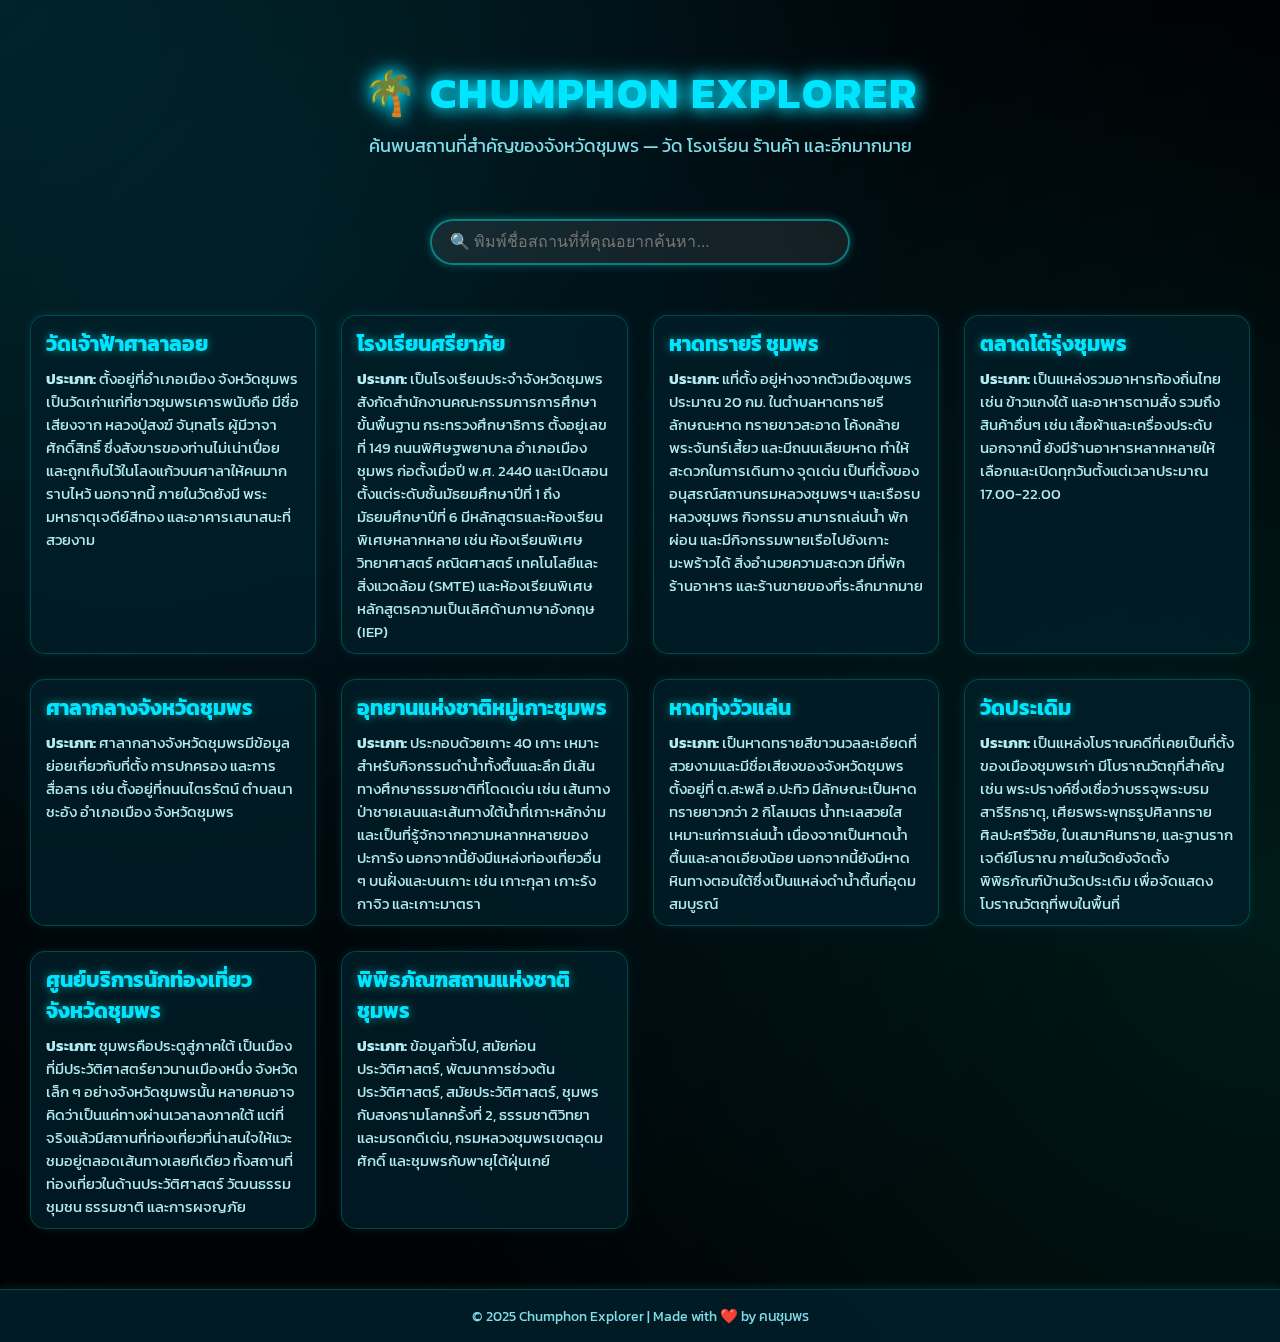
<file: index.html>
<!DOCTYPE html>
<html lang="th">
<head>
  <meta charset="UTF-8">
  <meta name="viewport" content="width=device-width, initial-scale=1.0">
  <title>🌆 Chumphon Explorer</title>
  <link rel="stylesheet" href="style.css">
</head>
<body>
  <div class="overlay"></div>

  <header>
    <h1>🌴 CHUMPHON EXPLORER</h1>
    <p>ค้นพบสถานที่สำคัญของจังหวัดชุมพร — วัด โรงเรียน ร้านค้า และอีกมากมาย</p>
  </header>

  <section class="search-section">
    <input type="text" id="searchInput" placeholder="🔍 พิมพ์ชื่อสถานที่ที่คุณอยากค้นหา...">
  </section>

  <main id="placeList"></main>

  <footer>
    <p>© 2025 Chumphon Explorer | Made with ❤️ by คนชุมพร</p>
  </footer>

  <script src="script.js"></script>
</body>
</html>
</file>
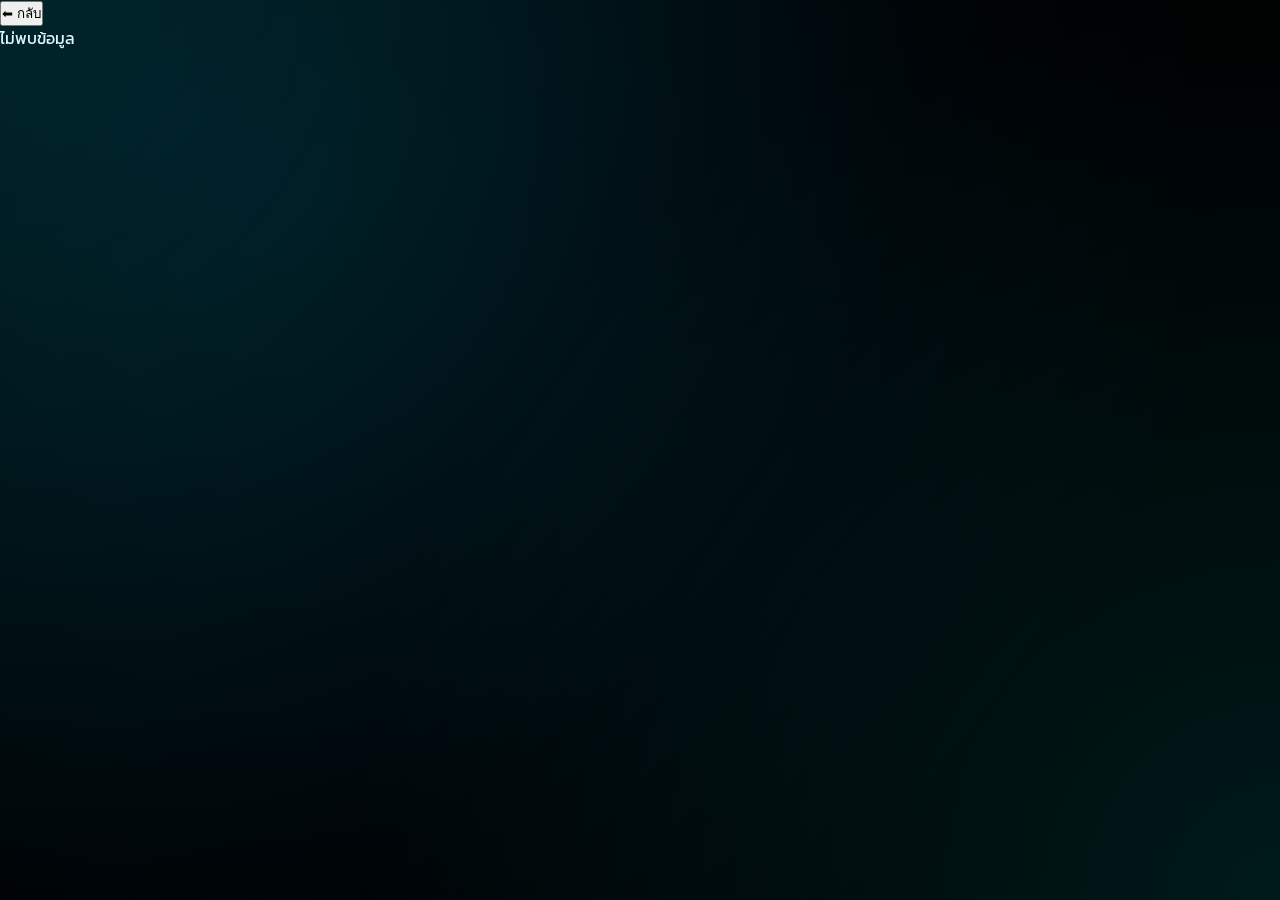
<file: detail.html>
<!DOCTYPE html>
<html lang="th">
<head>
  <meta charset="UTF-8">
  <meta name="viewport" content="width=device-width, initial-scale=1.0">
  <title>รายละเอียดสถานที่</title>
  <link rel="stylesheet" href="style.css">
</head>
<body>
  <div class="detail-container">
    <button onclick="history.back()" class="back-btn">⬅ กลับ</button>
    <div id="detail"></div>
  </div>

  <script>
    const params = new URLSearchParams(window.location.search);
    const name = params.get("name");
    const data = JSON.parse(localStorage.getItem("places"));
    const place = data.find(p => p.name === name);

    if (place) {
      document.getElementById("detail").innerHTML = `
        <h2>${place.name}</h2>
        <p><b>ประเภท:</b> ${place.type}</p>
        <p>${place.desc}</p>
      `;
    } else {
      document.getElementById("detail").innerHTML = `<p>ไม่พบข้อมูล</p>`;
    }
  </script>
</body>
</html>
</file>
<file: style.css>
@import url('https://fonts.googleapis.com/css2?family=Kanit:wght@400;600&display=swap');

* {
  margin: 0;
  padding: 0;
  box-sizing: border-box;
}

body {
  font-family: 'Kanit', sans-serif;
  color: #e0f7ff;
  background: radial-gradient(circle at 20% 20%, #00111a, #000000 80%);
  min-height: 100vh;
  overflow-x: hidden;
}

/* เอฟเฟกต์แสงเรืองเคลื่อนไหวด้านหลัง */
body::before {
  content: "";
  position: fixed;
  top: -50%;
  left: -50%;
  width: 200%;
  height: 200%;
  background: 
    radial-gradient(circle at 25% 25%, rgba(0,255,255,0.1) 0%, transparent 40%),
    radial-gradient(circle at 75% 75%, rgba(0,255,255,0.1) 0%, transparent 40%);
  animation: glowMove 20s infinite linear;
  z-index: -1;
}

@keyframes glowMove {
  0% {transform: rotate(0deg);}
  100% {transform: rotate(360deg);}
}

header {
  text-align: center;
  padding: 60px 20px 30px;
}

header h1 {
  font-size: 2.7rem;
  letter-spacing: 2px;
  text-shadow: 0 0 15px #00e5ff, 0 0 25px #00b8d4;
  color: #00e5ff;
  animation: fadeInDown 1.5s ease-out;
}

header p {
  color: #80deea;
  font-size: 1.1rem;
  margin-top: 8px;
  animation: fadeIn 2s ease-in;
}

@keyframes fadeInDown {
  from {opacity: 0; transform: translateY(-20px);}
  to {opacity: 1; transform: translateY(0);}
}

@keyframes fadeIn {
  from {opacity: 0;}
  to {opacity: 1;}
}

/* กล่องค้นหา */
.search-section {
  display: flex;
  justify-content: center;
  margin: 30px 0;
}

.search-section input {
  width: 85%;
  max-width: 420px;
  padding: 12px 18px;
  border-radius: 30px;
  font-size: 1rem;
  border: 2px solid rgba(0,255,255,0.4);
  background: rgba(255,255,255,0.08);
  color: #e0f7ff;
  backdrop-filter: blur(10px);
  outline: none;
  box-shadow: 0 0 10px rgba(0,255,255,0.3);
  transition: 0.3s;
}

.search-section input:focus {
  border-color: #00e5ff;
  box-shadow: 0 0 15px #00e5ff;
  transform: scale(1.03);
}

/* โซนการ์ดข้อมูล */
main {
  display: grid;
  grid-template-columns: repeat(auto-fit, minmax(270px, 1fr));
  gap: 25px;
  padding: 20px 30px 60px;
}

.place-card {
  background: rgba(0, 30, 40, 0.8);
  border: 1px solid rgba(0,255,255,0.2);
  border-radius: 15px;
  overflow: hidden;
  backdrop-filter: blur(6px);
  transition: 0.4s;
  box-shadow: 0 0 10px rgba(0,255,255,0.1);
  position: relative;
}

.place-card::before {
  content: "";
  position: absolute;
  inset: 0;
  border-radius: 15px;
  border: 1px solid rgba(0,255,255,0.1);
  box-shadow: 0 0 30px rgba(0,255,255,0.1);
  opacity: 0;
  transition: 0.3s;
}

.place-card:hover::before {
  opacity: 1;
}

.place-card:hover {
  transform: translateY(-5px);
  box-shadow: 0 0 20px rgba(0,255,255,0.3);
}

.place-card img {
  width: 100%;
  height: 180px;
  object-fit: cover;
  border-bottom: 1px solid rgba(0,255,255,0.3);
}

.place-card h3 {
  color: #00e5ff;
  margin: 12px 15px 8px;
  font-size: 1.3rem;
  text-shadow: 0 0 10px rgba(0,255,255,0.5);
}

.place-card p {
  color: #b2ebf2;
  margin: 0 15px 10px;
  font-size: 0.95rem;
}

/* ฟุตเตอร์เท่ๆ */
footer {
  text-align: center;
  padding: 15px;
  font-size: 0.9rem;
  background: rgba(0, 30, 40, 0.9);
  border-top: 1px solid rgba(0,255,255,0.2);
  box-shadow: 0 -2px 10px rgba(0,255,255,0.1);
}

footer p {
  color: #80deea;
}
</file>
